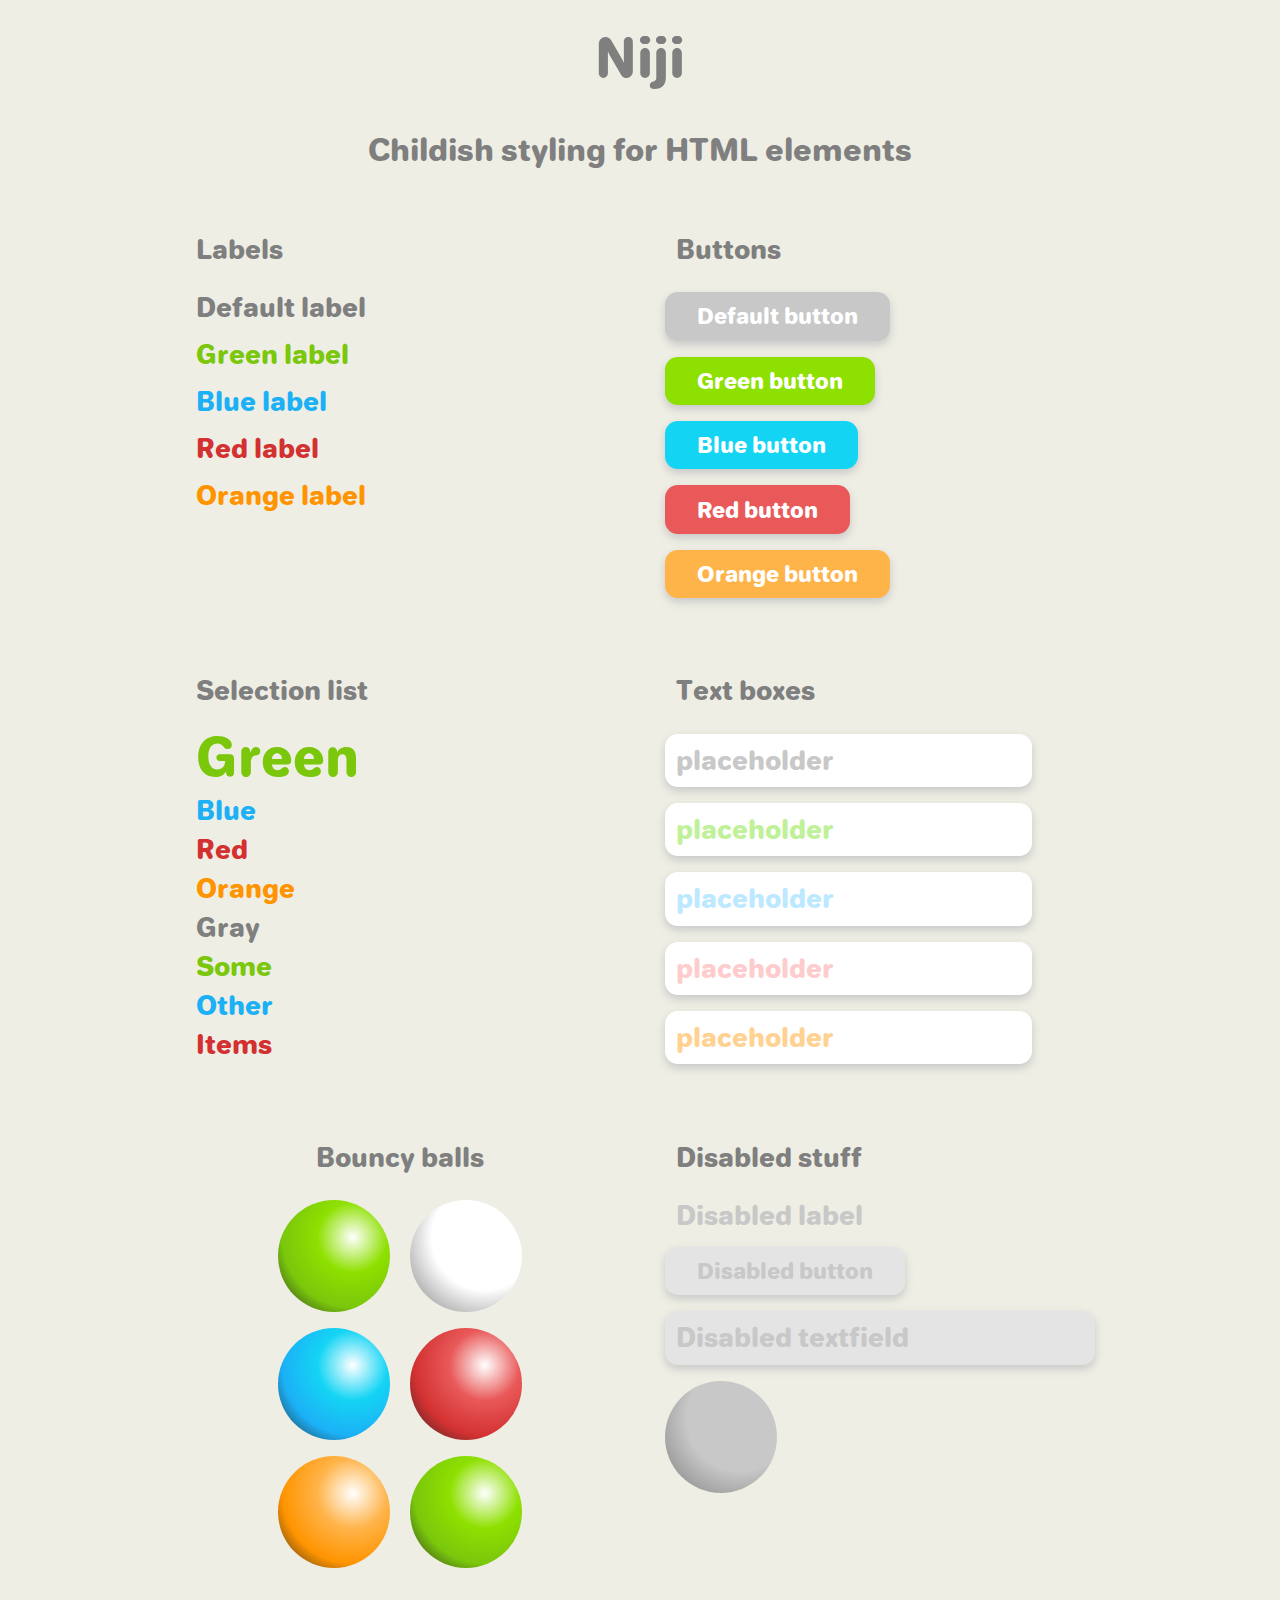
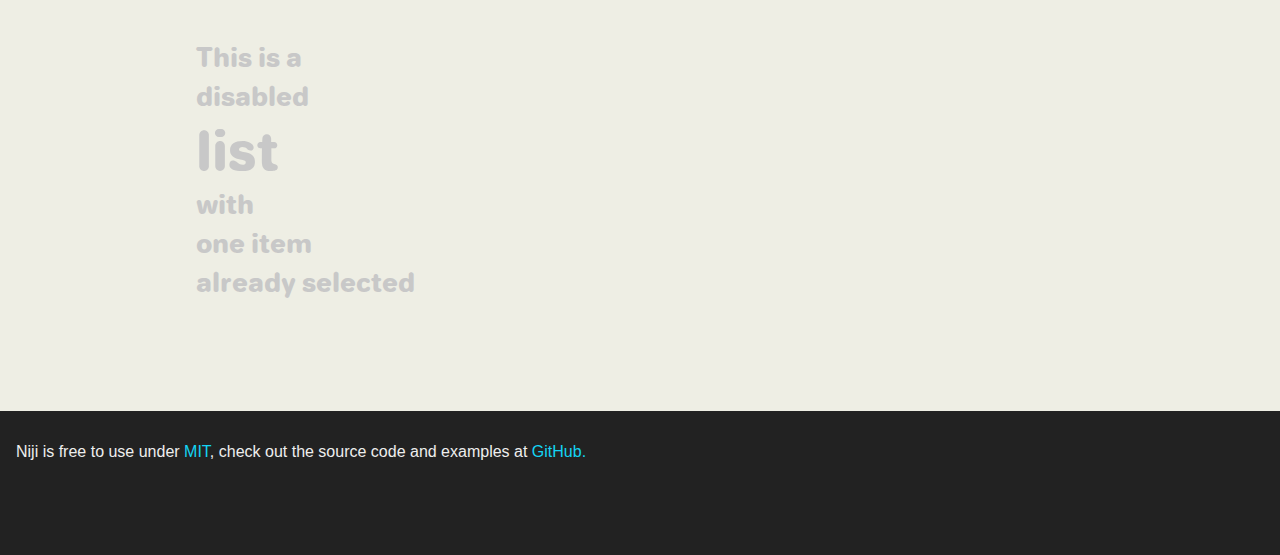
<file: index.html>
<!DOCTYPE html>
<html>
<head>
	<title>Niji demo</title>	
  <style>
    body {
      background-color: #EEEEE4;
    }
  </style>
	<link rel="stylesheet" type="text/css" href="src/niji.css">
  <link rel="stylesheet" type="text/css" href="site.css">
  <meta name="viewport" content="width=device-width, initial-scale=1">
</head>
<body>
  <h1 class="niji lbl w-100 mt-1 text-center">Niji</h1>
  <h3 class="niji lbl w-100 mt-1 text-center">Childish styling for HTML elements</h3>

  <div class="sections">
    <div class="section">
      <div class="niji lbl w-100">Labels</div>
      <p>
        <label class="niji lbl">Default label</label>
      </p>
      <p>
        <label class="niji lbl lbl-green">Green label</label>
      </p>
      <p>
        <label class="niji lbl lbl-blue">Blue label</label>
      </p>
      <p>
        <label class="niji lbl lbl-red">Red label</label>
      </p>
      <p>
        <label class="niji lbl lbl-orange">Orange label</label>
      </p>
    </div>

    <div class="section">
      <div class="niji lbl w-100">Buttons</div>
      <p>
        <button class="niji btn">Default button</button>
      </p>
      <p>
        <input type="button" class="niji btn btn-green" value="Green button"></input>
      </p>
      <p>
        <button class="niji btn btn-blue">Blue button</button>
      </p>
      <p>
        <button class="niji btn btn-red">Red button</button>
      </p>
      <p>
        <button class="niji btn btn-orange">Orange button</button>
      </p>
    </div>

    <div class="section">
      <div class="niji lbl w-100">Selection list</div>
      <div class="niji rad rad-green">
        <input id="green" type="radio" name="favorite-color" value="green" checked="checked">
        <label for="green">Green</label>
      </div>
      <div class="niji rad rad-blue">
        <input id="blue" type="radio" name="favorite-color" value="blue">
        <label for="blue">Blue</label>
      </div>
      <div class="niji rad rad-red">
        <input id="red" type="radio" name="favorite-color" value="red">
        <label for="red">Red</label>
      </div>
      <div class="niji rad rad-orange">
        <input id="orange" type="radio" name="favorite-color" value="orange">
        <label for="orange">Orange</label>
      </div>
      <div class="niji rad">
        <input id="gray" type="radio" name="favorite-color" value="gray">
        <label for="gray">Gray</label>
      </div>
      <div class="niji rad rad-green">
        <input id="some" type="radio" name="favorite-color" value="some">
        <label for="some">Some</label>
      </div>
      <div class="niji rad rad-blue">
        <input id="other" type="radio" name="favorite-color" value="other">
        <label for="other">Other</label>
      </div>
      <div class="niji rad rad-red">
        <input id="items" type="radio" name="favorite-color" value="items">
        <label for="items">Items</label>
      </div>
    </div>

    <div class="section">
      <div class="niji lbl w-100">Text boxes</div>
      <p>
        <input type="text" name="default" class="niji text" placeholder="placeholder" />
      </p>
      <p>
        <input type="text" name="default" class="niji text text-green" placeholder="placeholder" />
      </p>
      <p>
        <input type="text" name="default" class="niji text text-blue" placeholder="placeholder" />
      </p>
      <p>
        <input type="text" name="default" class="niji text text-red" placeholder="placeholder" />
      </p>
      <p>
        <input type="text" name="default" class="niji text text-orange" placeholder="placeholder" />
      </p>
    </div>

    <div class="section text-center">
      <div class="niji lbl w-100 text-center">Bouncy balls</div>
      <p>
        <button class="niji ball ball-green mr-1"></button>
        <button class="niji ball"></button>
      </p>
      <p>
        <button class="niji ball ball-blue mr-1"></button>
        <button class="niji ball ball-red"></button>
      </p>
      <p>
        <button class="niji ball ball-orange mr-1"></button>
        <button class="niji ball ball-green"></button>
      </p>
    </div>

    <div class="section">
      <div class="niji lbl">Disabled stuff</div>
      <p>
        <label class="niji lbl disabled">Disabled label</label>
      </p>
      <p>
        <button class="niji btn disabled">Disabled button</button>
      </p>
      <p>
        <input type="text" disabled name="default" class="niji text text-orange w-100" placeholder="Disabled textfield" />
      </p>
      <p>
        <button class="niji ball ball-blue disabled"></button>
      </p>
    </div>

    <div class="section">
      <div class="niji rad rad-green">
        <input id="green" type="radio" name="disabled-list" value="green" disabled>
        <label for="green">This is a</label>
      </div>
      <div class="niji rad rad-blue">
        <input id="blue" type="radio" name="disabled-list" value="blue" checked="checked" disabled>
        <label for="blue">disabled</label>
      </div>
      <div class="niji rad rad-blue">
        <input id="blue" type="radio" name="disabled-list" value="blue" checked="checked" disabled>
        <label for="blue">list</label>
      </div>
      <div class="niji rad rad-red">
        <input id="red" type="radio" name="disabled-list" value="red" disabled>
        <label for="red">with</label>
      </div>
      <div class="niji rad rad-orange">
        <input id="orange" type="radio" name="disabled-list" value="orange" disabled>
        <label for="orange">one item</label>
      </div>
      <div class="niji rad">
        <input id="default" type="radio" name="disabled-list" value="default" disabled>
        <label for="default">already selected</label>
      </div>
    </div>
  </div>

  <div class="footer">
    <p class="w-100">
      Niji is free to use under
      <a href="https://github.com/tavuntu/niji/blob/master/LICENSE.md">MIT</a>,
      check out the source code and examples at
      <a href="https://github.com/tavuntu/niji">GitHub.</a>
    </p>
  </div>
</body>
</html>
</file>
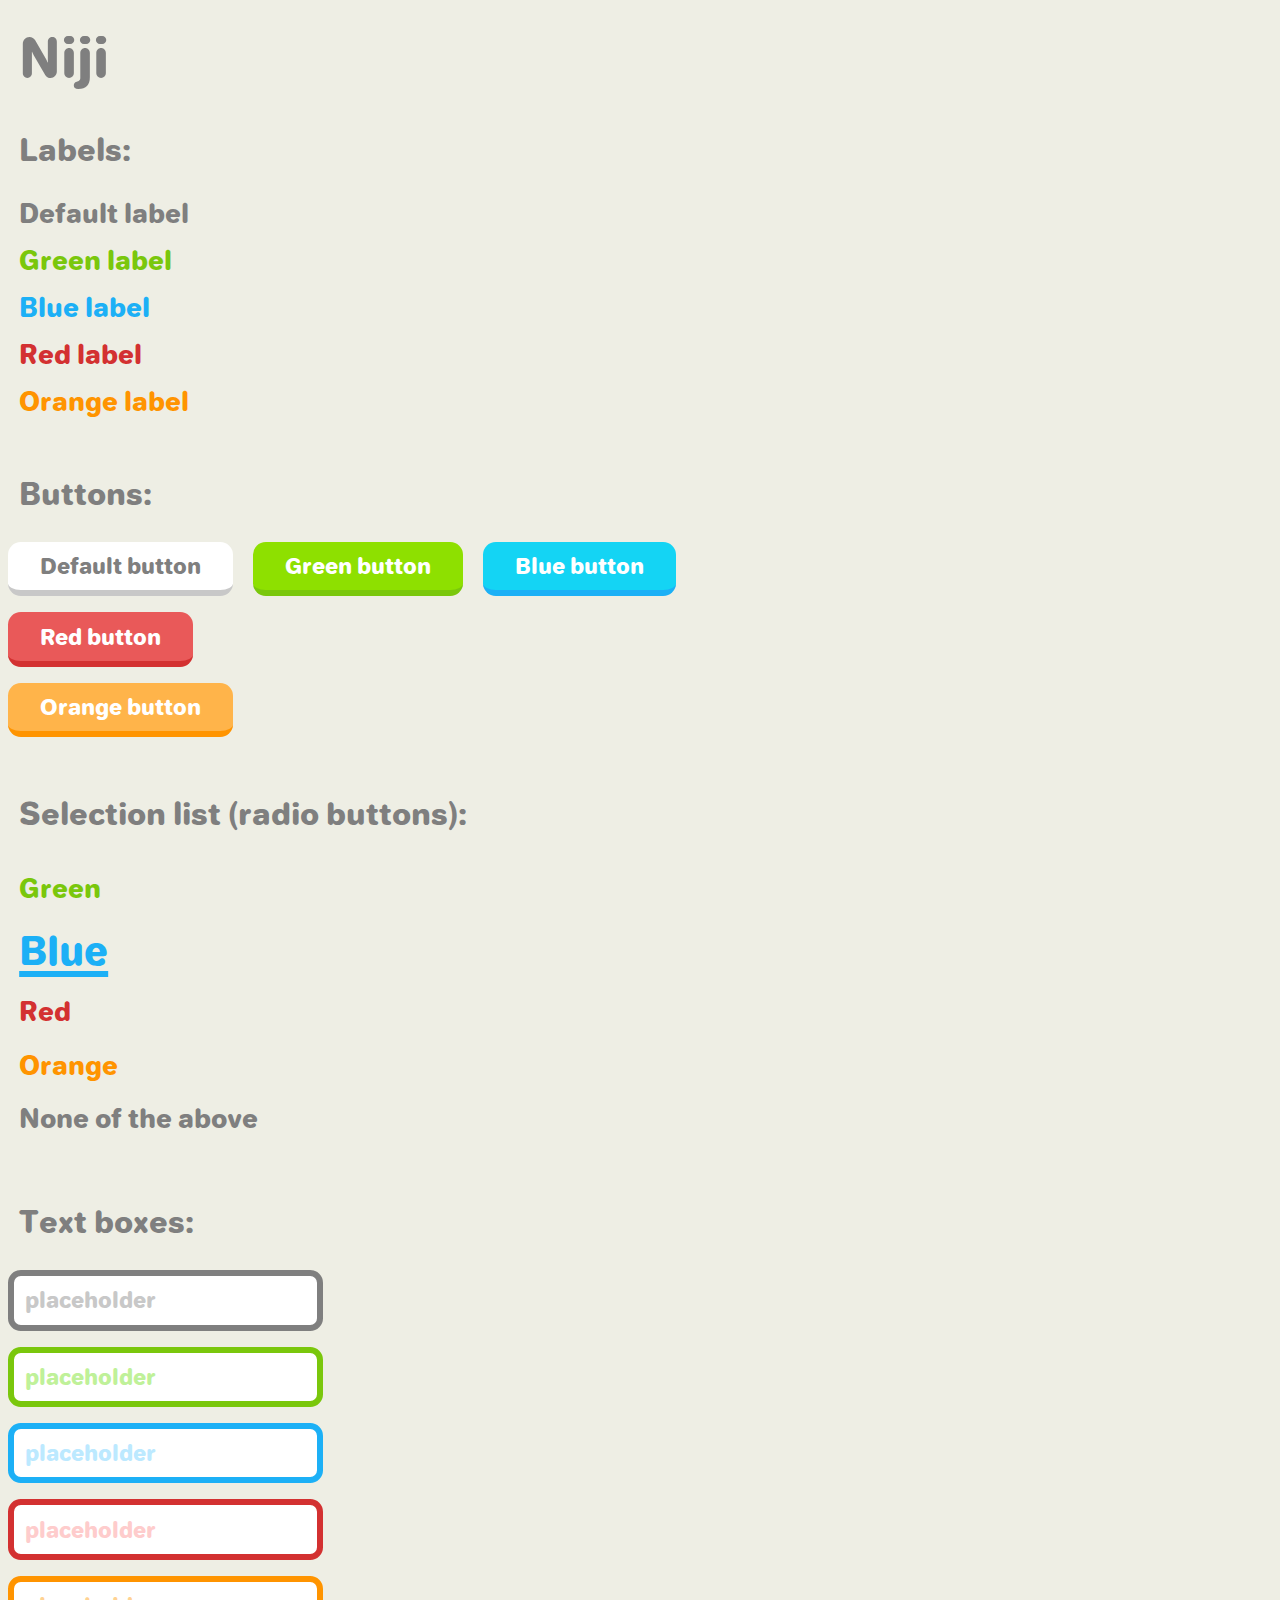
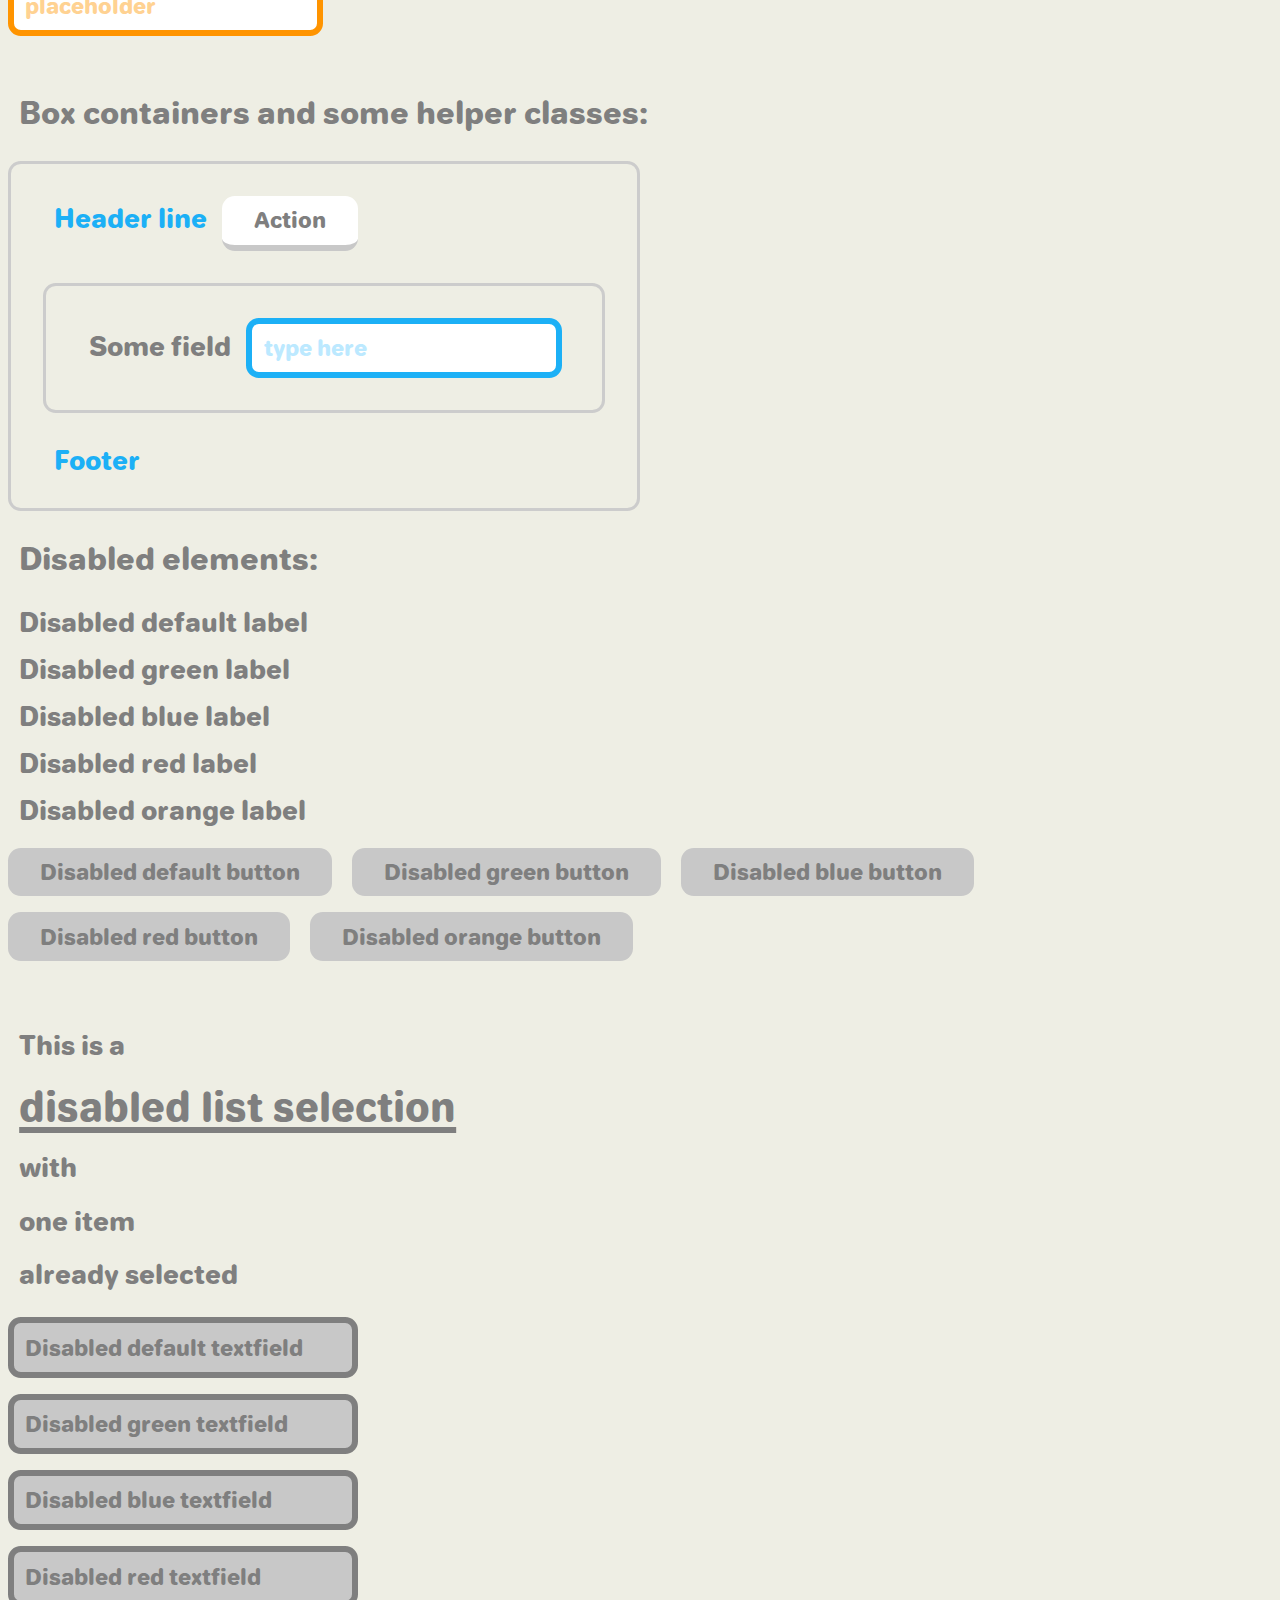
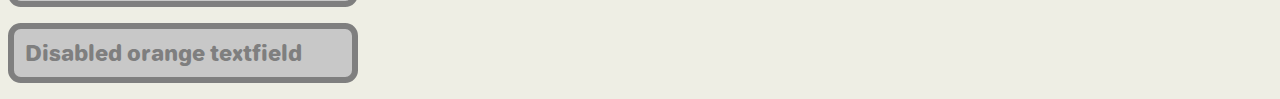
<file: demo.html>
<!DOCTYPE html>
<html>
<head>
	<title>Niji demo</title>	
  <style>
    body {
      background-color: #EEEEE4;
    }

    .box {
      padding: 2rem;
      width: 100%;
      -webkit-box-sizing: border-box;
              box-sizing: border-box;
      border: 0.2rem solid #ccc;
      border-radius: 0.8rem;
    }
  </style>
	<link rel="stylesheet" type="text/css" href="src/niji.min.css">
</head>
<body>
  <h1 class="niji lbl w-100 mt-1">Niji</h1>

	<h3 class="niji lbl w-100 mt-1">Labels:</h3>

	<p>
		<label class="niji lbl">Default label</label>
	</p>
	<p>
		<label class="niji lbl lbl-green">Green label</label>
	</p>
	<p>
		<label class="niji lbl lbl-blue">Blue label</label>
	</p>
	<p>
		<label class="niji lbl lbl-red">Red label</label>
	</p>
	<p>
		<label class="niji lbl lbl-orange">Orange label</label>
	</p>

	<h3 class="niji lbl w-100 mt-3">Buttons:</h3>

	<p>
		<button class="niji btn mr-1">Default button</button>
		<input type="button" class="niji btn btn-green mr-1" value="Green button"></input>
		<button class="niji btn btn-blue">Blue button</button>
		<p>
			<button class="niji btn btn-red">Red button</button>
		</p>
		<p>
			<button class="niji btn btn-orange">Orange button</button>
		</p>
	</p>

	<h3 class="niji lbl w-100 mt-3">Selection list (radio buttons):</h3>

	<div class="niji rad rad-green">
		<input id="green" type="radio" name="favorite-color" value="green">
		<label for="green">Green</label>
	</div>
	<div class="niji rad rad-blue">
		<input id="blue" type="radio" name="favorite-color" value="blue" checked="checked">
		<label for="blue">Blue</label>
	</div>
	<div class="niji rad rad-red">
		<input id="red" type="radio" name="favorite-color" value="red">
		<label for="red">Red</label>
	</div>
	<div class="niji rad rad-orange">
		<input id="orange" type="radio" name="favorite-color" value="orange">
		<label for="orange">Orange</label>
	</div>
	<div class="niji rad">
		<input id="default" type="radio" name="favorite-color" value="default">
		<label for="default">None of the above</label>
	</div>

	<h3 class="niji lbl w-100 mt-3">Text boxes:</h3>

	<p>
		<input type="text" name="default" class="niji text" placeholder="placeholder" />
	</p>
	<p>
		<input type="text" name="default" class="niji text text-green" placeholder="placeholder" />
	</p>
	<p>
		<input type="text" name="default" class="niji text text-blue" placeholder="placeholder" />
	</p>
	<p>
		<input type="text" name="default" class="niji text text-red" placeholder="placeholder" />
	</p>
	<p>
		<input type="text" name="default" class="niji text text-orange" placeholder="placeholder" />
	</p>

	<h3 class="niji lbl w-100 mt-3">Box containers and some helper classes:</h3>

	<div class="box w-50">
		<label class="niji lbl lbl-blue">Header line</label>
		<button class="niji btn">Action</button>
		<div class="box mt-2 mb-2">
			<label class="niji lbl">Some field</label>
			<input type="text" class="niji text text-blue" placeholder="type here">
		</div>
		<label class="niji lbl lbl-blue">Footer</label>
	</div>

  <h3 class="niji lbl w-100">Disabled elements:</h3>

  <p>
		<label class="niji lbl disabled">Disabled default label</label>
	</p>
	<p>
		<label class="niji lbl lbl-green disabled">Disabled green label</label>
	</p>
	<p>
		<label class="niji lbl lbl-blue disabled">Disabled blue label</label>
	</p>
	<p>
		<label class="niji lbl lbl-red disabled">Disabled red label</label>
	</p>
	<p>
		<label class="niji lbl lbl-orange disabled">Disabled orange label</label>
	</p>

  <p>
    <button class="niji btn disabled mr-1  mb-1 mb-1">Disabled default button</button>
    <button class="niji btn btn-green disabled mr-1  mb-1">Disabled green button</button>
    <button class="niji btn btn-blue disabled mr-1  mb-1">Disabled blue button</button>
    <button class="niji btn btn-red disabled mr-1  mb-1">Disabled red button</button>
    <button class="niji btn btn-orange disabled mb-1">Disabled orange button</button>
  </p>

  <p class="mt-3">
    <div class="niji rad rad-green">
      <input id="green" type="radio" name="disabled-list" value="green" disabled>
      <label for="green">This is a</label>
    </div>
    <div class="niji rad rad-blue">
      <input id="blue" type="radio" name="disabled-list" value="blue" checked="checked" disabled>
      <label for="blue">disabled list selection</label>
    </div>
    <div class="niji rad rad-red">
      <input id="red" type="radio" name="disabled-list" value="red" disabled>
      <label for="red">with</label>
    </div>
    <div class="niji rad rad-orange">
      <input id="orange" type="radio" name="disabled-list" value="orange" disabled>
      <label for="orange">one item</label>
    </div>
    <div class="niji rad">
      <input id="default" type="radio" name="disabled-list" value="default" disabled>
      <label for="default">already selected</label>
    </div>
  </p>

  <p>
		<input type="text" disabled name="default" class="niji text w-25" placeholder="Disabled default textfield" />
	</p>
	<p>
		<input type="text" disabled name="default" class="niji text text-green w-25" placeholder="Disabled green textfield" />
	</p>
	<p>
		<input type="text" disabled name="default" class="niji text text-blue w-25" placeholder="Disabled blue textfield" />
	</p>
	<p>
		<input type="text" disabled name="default" class="niji text text-red w-25" placeholder="Disabled red textfield" />
	</p>
	<p>
		<input type="text" disabled name="default" class="niji text text-orange w-25" placeholder="Disabled orange textfield" />
	</p>
</body>
</html>
</file>
<file: src/niji.css>
/*

Copyright 2019 Gustavo Lara

Permission is hereby granted, free of charge, to any person obtaining a copy of this software and associated documentation files (the "Software"), to deal in the Software without restriction, including without limitation the rights to use, copy, modify, merge, publish, distribute, sublicense, and/or sell copies of the Software, and to permit persons to whom the Software is furnished to do so, subject to the following conditions:

The above copyright notice and this permission notice shall be included in all copies or substantial portions of the Software.

THE SOFTWARE IS PROVIDED "AS IS", WITHOUT WARRANTY OF ANY KIND, EXPRESS OR IMPLIED, INCLUDING BUT NOT LIMITED TO THE WARRANTIES OF MERCHANTABILITY, FITNESS FOR A PARTICULAR PURPOSE AND NONINFRINGEMENT. IN NO EVENT SHALL THE AUTHORS OR COPYRIGHT HOLDERS BE LIABLE FOR ANY CLAIM, DAMAGES OR OTHER LIABILITY, WHETHER IN AN ACTION OF CONTRACT, TORT OR OTHERWISE, ARISING FROM, OUT OF OR IN CONNECTION WITH THE SOFTWARE OR THE USE OR OTHER DEALINGS IN THE SOFTWARE.

*/

:root .niji {
  --border-radius: 0.8rem;
  --standard-border: 0.4rem;
  --standard-padding: 0.7rem;
  --standard-margin: 0.7rem;

  --standard-animation-speed: 200ms;
  --half-animation-speed: 100ms;
  --double-animation-speed: 400ms;

  --radial-position: 2.33rem 2.33rem;

  --black: #222222;
  --gray: #7F7F7F;
  --light-gray: #C8C8C8;
  --lighter-gray: #E4E4E4;
  --white: #FFFFFF;
  --translucent-white: #FFFFFFCC;
  --green: #7AC70C;
  --light-green: #8EE000;
  --lighter-green: #BFF199;
  --blue: #1CB0F6;
  --light-blue: #14D4F4;
  --lighter-blue: #BCE9FF;
  --red: #D33131;
  --light-red: #E95959;
  --pink: #FECCCC;
  --orange: #FF9400;
  --light-orange: #FFB44A;
  --lighter-orange: #FFD292;
}

/*

Open source font https://dafonttop.com/jellee-roman.font

*/

@font-face {
  font-family: 'Jellee';
  src: url('fonts/Jellee-Roman.otf');
  size-adjust: 160%;
}

/* Base */

.niji {
  font-family: 'Jellee'; 
  position: relative;
  user-select: none;
  box-sizing: border-box;
}

/********************************************

Labels

********************************************/

.lbl {
  padding: var(--standard-padding);
  color: var(--gray);
}

.lbl.lbl-green {
  color: var(--green);
}

.lbl.lbl-blue {
  color: var(--blue);
}

.lbl.lbl-red {
  color: var(--red);
}

.lbl.lbl-orange {
  color: var(--orange);
}

.lbl.lbl-white {
  color: var(--lighter-gray);
}

.lbl.disabled {
  color: var(--light-gray);
}


/********************************************

Buttons

********************************************/

.btn {
  border-radius: var(--border-radius);
  border: 0;
  padding: var(--standard-padding) 2rem;
  color: var(--white);
  background-color: var(--light-gray);
  box-shadow: 0 4px 8px var(--light-gray);
  transition: transform var(--half-animation-speed), box-shadow var(--half-animation-speed);
}

.btn.btn-green {
  border-color: var(--green);
  color: var(--white);
  background-color: var(--light-green);
}

.btn.btn-blue {
  border-color: var(--blue);
  color: var(--white);
  background-color: var(--light-blue);
}

.btn.btn-red {
  border-color: var(--red);
  color: var(--white);
  background-color: var(--light-red);
}

.btn.btn-orange {
  border-color: var(--orange);
  color: var(--white);
  background-color: var(--light-orange);
}

.btn:not(.disabled):active {
  transform: translateY(4px);
  box-shadow: none;
}

.btn.disabled {
  background-color: var(--lighter-gray);
  color: var(--light-gray);
  border-bottom-color: var(--light-gray);
}

/********************************************

Bauncy balls

********************************************/

.ball {
  width: 7rem;
  height: 7rem;
  border-radius: 50%;
  border: 0;
  padding: var(--standard-padding) 2rem var(--standard-padding) 2rem;
  background: radial-gradient(at var(--radial-position),
    var(--white), var(--white), var(--gray));
  transform: rotate(90deg);
}

.ball.ball-green {
  background: radial-gradient(at var(--radial-position),
  var(--white), var(--light-green), var(--green), var(--black));
}

.ball.ball-blue {
  background: radial-gradient(at var(--radial-position),
  var(--white), var(--light-blue), var(--blue), var(--black));
}

.ball.ball-red {
  background: radial-gradient(at var(--radial-position),
  var(--white), var(--light-red), var(--red), var(--black));
}

.ball.ball-orange {
  background: radial-gradient(at var(--radial-position),
  var(--white), var(--light-orange), var(--orange), var(--black));
}

.ball:hover {
  animation: bounce var(--standard-animation-speed);
  animation-iteration-count: 2;
}

.ball:focus {
  animation: bounce-higher var(--double-animation-speed);
  animation-iteration-count: infinite;
}

.ball.disabled {
  background: radial-gradient(at var(--radial-position),
    var(--light-gray), var(--light-gray), var(--gray));
  animation: none;
}

@keyframes bounce {
	0% {
    bottom: 0;
		animation-timing-function: ease-out;
	}
	60% {
    bottom: 0.5rem;
		animation-timing-function: ease-in;
	}
  100% {
    bottom: 0;
		animation-timing-function: ease-out;
	}
}

@keyframes bounce-higher {
	0% {
    bottom: 0;
		animation-timing-function: ease-out;
	}
	50% {
    bottom: 1.9rem;
		animation-timing-function: ease-in;
	}
  100% {
    bottom: 0;
		animation-timing-function: ease-out;
	}
}

/********************************************

Radio buttons

********************************************/

.rad {
  color: var(--gray);
  padding-left: var(--standard-padding);
  margin-top: 0.5rem;
  margin-bottom: 0.5rem;
}

.rad :not(input[type="radio"]:checked) + label {
  padding-left: 0;
  transition: padding-left var(--standard-animation-speed);
}

.rad :not(input[type="radio"]:checked) + label:hover {
  padding-left: var(--standard-padding);
  transition: padding-left var(--standard-animation-speed);
}

.rad input[type=radio] {
  display: none;
}

.rad input[type="radio"]:checked + label {
  font-size: 2rem;
}

.rad.rad-green {
  color: var(--green);
}

.rad.rad-blue {
  color: var(--blue);
}

.rad.rad-red {
  color: var(--red);
}

.rad.rad-orange {
  color: var(--orange)
}

.rad.rad-white {
  color: var(--white)
}

.rad input[type="radio"][disabled] + label {
  color: var(--light-gray);
}

.rad input[type="radio"][disabled]:not(:checked) + label:hover {
  text-decoration: none;
  padding-left: 0;
}

/********************************************

Text boxes

********************************************/

.text {
  border: transparent;
  padding: var(--standard-padding);
  border-radius: var(--border-radius);
  color: var(--gray);
  background-color: var(--white);
  font-size: 1rem;
  box-shadow: 0 4px 8px var(--light-gray);
}

.text::-webkit-input-placeholder {
  color: var(--light-gray);
}

.text::-moz-placeholder {
  color: var(--light-gray);
}

.text:-ms-input-placeholder {
  color: var(--light-gray);
}

.text::-ms-input-placeholder {
  color: var(--light-gray);
}

.text::placeholder {
  color: var(--light-gray);
}

/* Green text */

.text.text-green {
  border-color: var(--green);
  color: var(--light-green);
  background-color: var(--white);
}

.text.text-green::-webkit-input-placeholder {
  color: var(--lighter-green);
}

.text.text-green::-moz-placeholder {
  color: var(--lighter-green);
}

.text.text-green:-ms-input-placeholder {
  color: var(--lighter-green);
}

.text.text-green::-ms-input-placeholder {
  color: var(--lighter-green);
}

.text.text-green::placeholder {
  color: var(--lighter-green);
}

/* Blue text */

.text.text-blue {
  border-color: var(--blue);
  color: var(--blue);
  background-color: var(--white);
}

.text.text-blue::-webkit-input-placeholder {
  color: var(--lighter-blue);
}

.text.text-blue::-moz-placeholder {
  color: var(--lighter-blue);
}

.text.text-blue:-ms-input-placeholder {
  color: var(--lighter-blue);
}

.text.text-blue::-ms-input-placeholder {
  color: var(--lighter-blue);
}

.text.text-blue::placeholder {
  color: var(--lighter-blue);
}

/* Red text */

.text.text-red {
  border-color: var(--red);
  color: var(--red);
  background-color: var(--white);
}

.text.text-red::-webkit-input-placeholder {
  color: var(--pink);
}

.text.text-red::-moz-placeholder {
  color: var(--pink);
}

.text.text-red:-ms-input-placeholder {
  color: var(--pink);
}

.text.text-red::-ms-input-placeholder {
  color: var(--pink);
}

.text.text-red::placeholder {
  color: var(--pink);
}

/* Orange text */

.text.text-orange {
  border-color: var(--orange);
  color: var(--orange);
  background-color: var(--white);
}

.text.text-orange::-webkit-input-placeholder {
  color: var(--lighter-orange);
}

.text.text-orange::-moz-placeholder {
  color: var(--lighter-orange);
}

.text.text-orange:-ms-input-placeholder {
  color: var(--lighter-orange);
}

.text.text-orange::-ms-input-placeholder {
  color: var(--lighter-orange);
}

.text.text-orange::placeholder {
  color: var(--lighter-orange);
}

.text[disabled] {
  border-color: var(--light-gray);
  color: var(--light-gray);
  background-color: var(--lighter-gray);
}

.text[disabled]::-webkit-input-placeholder {
  color: var(--light-gray);
}

.text[disabled]::-moz-placeholder {
  color: var(--light-gray);
}

.text[disabled]:-ms-input-placeholder {
  color: var(--light-gray);
}

.text[disabled]::-ms-input-placeholder {
  color: var(--light-gray);
}

.text[disabled]::placeholder {
  color: var(--light-gray);
}

/********************************************

Useful classes

********************************************/

.m-1 { margin: 1rem; }
.m-2 { margin: 2rem; }
.m-3 { margin: 3rem; }
.m-4 { margin: 4rem; }

.p-1 { padding: 1rem; }
.p-2 { padding: 2rem; }
.p-3 { padding: 3rem; }
.p-4 { padding: 4rem; }

.ml-1 { margin-left: 1rem; }
.ml-2 { margin-left: 2rem; }
.ml-3 { margin-left: 3rem; }
.ml-4 { margin-left: 4rem; }

.mr-1 { margin-right: 1rem; }
.mr-2 { margin-right: 2rem; }
.mr-3 { margin-right: 3rem; }
.mr-4 { margin-right: 4rem; }

.mt-1 { margin-top: 1rem; }
.mt-2 { margin-top: 2rem; }
.mt-3 { margin-top: 3rem; }
.mt-4 { margin-top: 4rem; }

.mb-1 { margin-bottom: 1rem; }
.mb-2 { margin-bottom: 2rem; }
.mb-3 { margin-bottom: 3rem; }
.mb-4 { margin-bottom: 4rem; }


.pl-1 { padding-left: 1rem; }
.pl-2 { padding-left: 2rem; }
.pl-3 { padding-left: 3rem; }
.pl-4 { padding-left: 4rem; }

.pr-1 { padding-right: 1rem; }
.pr-2 { padding-right: 2rem; }
.pr-3 { padding-right: 3rem; }
.pr-4 { padding-right: 4rem; }

.pt-1 { padding-top: 1rem; }
.pt-2 { padding-top: 2rem; }
.pt-3 { padding-top: 3rem; }
.pt-4 { padding-top: 4rem; }

.pb-1 { padding-bottom: 1rem; }
.pb-2 { padding-bottom: 2rem; }
.pb-3 { padding-bottom: 3rem; }
.pb-4 { padding-bottom: 4rem; }

.w-25 { width: 25%; }
.h-25 { height: 25%; }

.w-50 { width: 50%; }
.h-50 { height: 50%; }

.w-100 { width: 100%; }
.h-100 { height: 100%; }

.text-center { text-align: center; }
.text-right { text-align: right; }
</file>
<file: site.css>
body {
  padding: 0;
  margin: 0;
  box-sizing: border-box;
}

.sections {
  display: grid;
  grid-template-columns: repeat(1, 1fr);
}

/* Large screens */
@media (min-width: 1100px) {
  .sections {
    grid-template-columns: repeat(2, 1fr);
    padding-left: 10rem;
    padding-right: 10rem;
  }
}

/* Larger screens */
@media (min-width: 1600px) {
  .sections {
    grid-template-columns: repeat(3, 1fr);
    padding-left: 16rem;
    padding-right: 16rem;
  }
}

.sections .section {
  border: 0.1rem solid transparent;
  margin: 0.5rem;
  padding: 1rem;
  border-radius: 1rem;
}

.footer {
  height: 5rem;
  background-color: #222;
  color: #eee;
  padding: 1rem;
  padding-bottom: 3rem;
  margin-top: 5rem;
  font-family: Arial, Helvetica, sans-serif;
}

.footer a {
  color: #14D4F4;
  text-decoration: none;
}
</file>
<file: src/niji.min.css>
:root .niji{--border-radius:0.8rem;--gray:#7f7f7f;--light-gray:#c8c8c8;--white:#ffffff;--green:#7AC70C;--light-green:#8EE000;--lighter-green:#BFF199;--blue:#1CB0F6;--light-blue:#14D4F4;--lighter-blue:#BCE9FF;--red:#D33131;--light-red:#e95959;--pink:#FECCCC;--orange:#FF9400;--light-orange:#ffb44a;--lighter-orange:#ffd292}@font-face{font-family:Jellee;src:url('fonts/Jellee-Roman.otf');size-adjust:160%}.niji{font-family:Jellee;position:relative}.lbl{padding:.7rem;color:var(--gray)}.lbl.lbl-green{color:var(--green)}.lbl.lbl-blue{color:var(--blue)}.lbl.lbl-red{color:var(--red)}.lbl.lbl-orange{color:var(--orange)}.lbl.disabled{color:var(--gray)}.btn{border-radius:var(--border-radius);border-left:0;border-right:0;border-top:0;border-bottom:.4rem solid var(--light-gray);padding:.7rem 2rem .7rem 2rem;color:var(--gray);background-color:var(--white);cursor:pointer}.btn.btn-green{border-color:var(--green);color:var(--white);background-color:var(--light-green)}.btn.btn-blue{border-color:var(--blue);color:var(--white);background-color:var(--light-blue)}.btn.btn-red{border-color:var(--red);color:var(--white);background-color:var(--light-red)}.btn.btn-orange{border-color:var(--orange);color:var(--white);background-color:var(--light-orange)}.btn:not(.disabled):active{top:.4rem;margin-bottom:.4rem;border-bottom-width:0}.btn.disabled{background-color:var(--light-gray);color:var(--gray);border-bottom:.4rem;top:.4rem}.rad{padding:.7rem;color:var(--gray)}.rad label{cursor:pointer}.rad label:hover{text-decoration:underline;text-decoration-thickness:0.4rem;text-underline-offset:0.4rem}.rad input[type=radio]{display:none}.rad input[type=radio]:checked+label{font-size:1.5rem;text-decoration:underline;text-decoration-thickness:0.4rem;text-underline-offset:0.4rem;opacity:1}.rad.rad-green{color:var(--green)}.rad.rad-blue{color:var(--blue)}.rad.rad-red{color:var(--red)}.rad.rad-orange{color:var(--orange)}.rad input[type=radio][disabled]+label{color:var(--gray)}.rad input[type=radio][disabled]:not(:checked)+label:hover{text-decoration:none}.text{border:.4rem solid;padding:.7rem;border-radius:var(--border-radius);color:var(--gray);background-color:var(--white)}.text::-webkit-input-placeholder{color:var(--light-gray)}.text::-moz-placeholder{color:var(--light-gray)}.text:-ms-input-placeholder{color:var(--light-gray)}.text::-ms-input-placeholder{color:var(--light-gray)}.text::placeholder{color:var(--light-gray)}.text.text-green{border-color:var(--green);color:var(--light-green);background-color:var(--white)}.text.text-green::-webkit-input-placeholder{color:var(--lighter-green)}.text.text-green::-moz-placeholder{color:var(--lighter-green)}.text.text-green:-ms-input-placeholder{color:var(--lighter-green)}.text.text-green::-ms-input-placeholder{color:var(--lighter-green)}.text.text-green::placeholder{color:var(--lighter-green)}.text.text-blue{border-color:var(--blue);color:var(--blue);background-color:var(--white)}.text.text-blue::-webkit-input-placeholder{color:var(--lighter-blue)}.text.text-blue::-moz-placeholder{color:var(--lighter-blue)}.text.text-blue:-ms-input-placeholder{color:var(--lighter-blue)}.text.text-blue::-ms-input-placeholder{color:var(--lighter-blue)}.text.text-blue::placeholder{color:var(--lighter-blue)}.text.text-red{border-color:var(--red);color:var(--red);background-color:var(--white)}.text.text-red::-webkit-input-placeholder{color:var(--pink)}.text.text-red::-moz-placeholder{color:var(--pink)}.text.text-red:-ms-input-placeholder{color:var(--pink)}.text.text-red::-ms-input-placeholder{color:var(--pink)}.text.text-red::placeholder{color:var(--pink)}.text.text-orange{border-color:var(--orange);color:var(--orange);background-color:var(--white)}.text.text-orange::-webkit-input-placeholder{color:var(--lighter-orange)}.text.text-orange::-moz-placeholder{color:var(--lighter-orange)}.text.text-orange:-ms-input-placeholder{color:var(--lighter-orange)}.text.text-orange::-ms-input-placeholder{color:var(--lighter-orange)}.text.text-orange::placeholder{color:var(--lighter-orange)}.text[disabled]{border-color:var(--gray);color:var(--gray);background-color:var(--light-gray)}.text[disabled]::-webkit-input-placeholder{color:var(--gray)}.text[disabled]::-moz-placeholder{color:var(--gray)}.text[disabled]:-ms-input-placeholder{color:var(--gray)}.text[disabled]::-ms-input-placeholder{color:var(--gray)}.text[disabled]::placeholder{color:var(--gray)}.m-1{margin:1rem}.m-2{margin:2rem}.m-3{margin:3rem}.m-4{margin:4rem}.p-1{padding:1rem}.p-2{padding:2rem}.p-3{padding:3rem}.p-4{padding:4rem}.ml-1{margin-left:1rem}.ml-2{margin-left:2rem}.ml-3{margin-left:3rem}.ml-4{margin-left:4rem}.mr-1{margin-right:1rem}.mr-2{margin-right:2rem}.mr-3{margin-right:3rem}.mr-4{margin-right:4rem}.mt-1{margin-top:1rem}.mt-2{margin-top:2rem}.mt-3{margin-top:3rem}.mt-4{margin-top:4rem}.mb-1{margin-bottom:1rem}.mb-2{margin-bottom:2rem}.mb-3{margin-bottom:3rem}.mb-4{margin-bottom:4rem}.pl-1{padding-left:1rem}.pl-2{padding-left:2rem}.pl-3{padding-left:3rem}.pl-4{padding-left:4rem}.pr-1{padding-right:1rem}.pr-2{padding-right:2rem}.pr-3{padding-right:3rem}.pr-4{padding-right:4rem}.pt-1{padding-top:1rem}.pt-2{padding-top:2rem}.pt-3{padding-top:3rem}.pt-4{padding-top:4rem}.pb-1{padding-bottom:1rem}.pb-2{padding-bottom:2rem}.pb-3{padding-bottom:3rem}.pb-4{padding-bottom:4rem}.w-25{width:25%}.h-25{height:25%}.w-50{width:50%}.h-50{height:50%}.w-100{width:100%}.h-100{height:100%}.text-center{text-align:center}.text-right{text-align:right}
</file>
